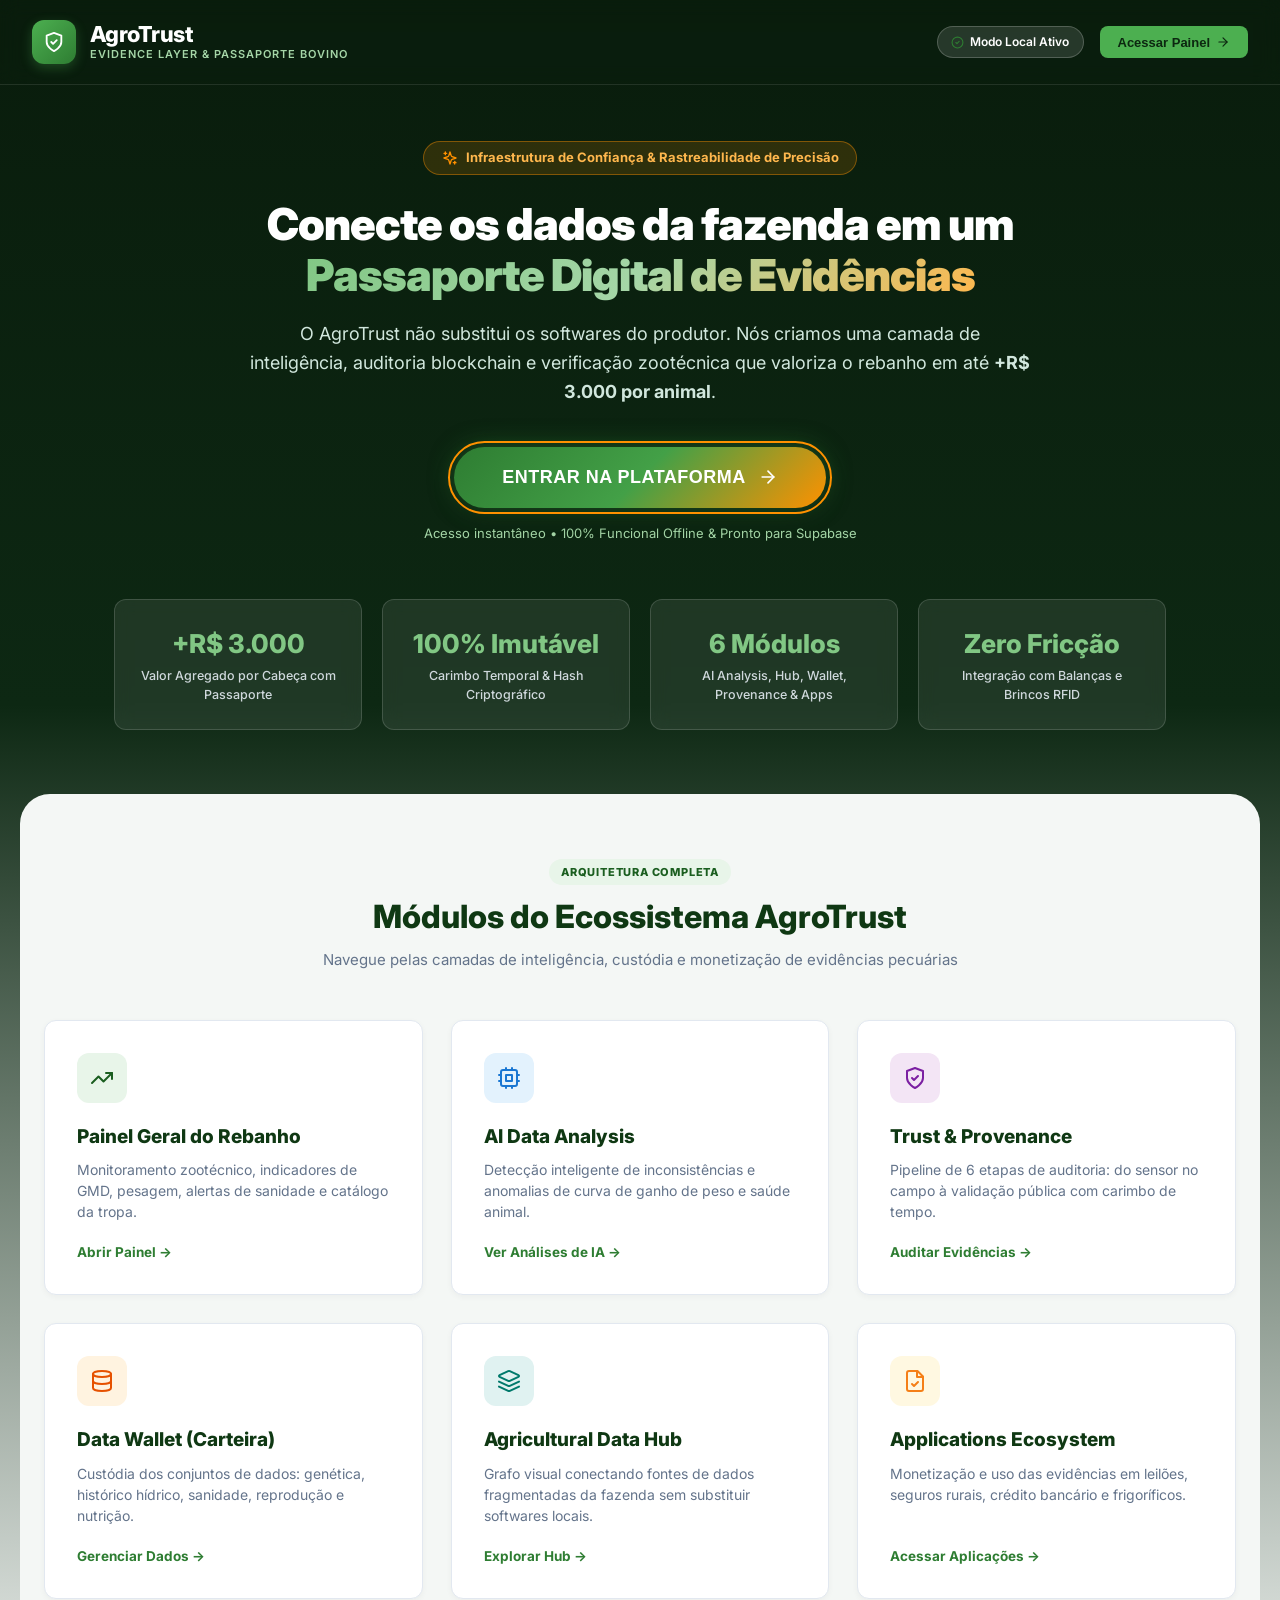
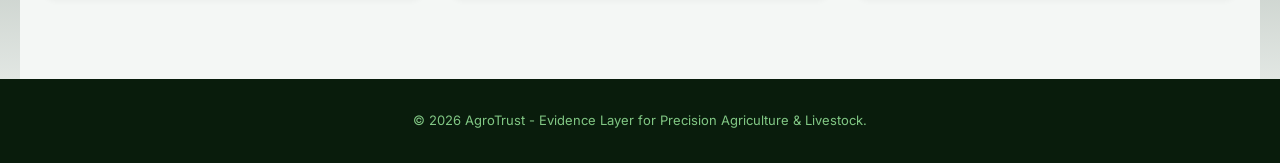
<file: index.html>
<!doctype html>
<html lang="pt-BR">
  <head>
    <meta charset="UTF-8" />
    <link rel="icon" type="image/svg+xml" href="data:image/svg+xml,<svg xmlns='http://www.w3.org/2000/svg' viewBox='0 0 100 100'><text y='.9em' font-size='90'>🌿</text></svg>" />
    <meta name="viewport" content="width=device-width, initial-scale=1.0" />
    <title>AgroTrust - Dashboard & Passaporte Bovino</title>
    <link rel="preconnect" href="https://fonts.googleapis.com">
    <link rel="preconnect" href="https://fonts.gstatic.com" crossorigin>
    <link href="https://fonts.googleapis.com/css2?family=Inter:wght@400;500;600;700;800&display=swap" rel="stylesheet">
    <script type="module" crossorigin src="./assets/index-TIY2YUdd.js"></script>
    <link rel="stylesheet" crossorigin href="./assets/index-u2aFEpiL.css">
  </head>
  <body>
    <div id="root"></div>
  </body>
</html>
</file>
<file: assets/index-u2aFEpiL.css>
@import"https://fonts.googleapis.com/css2?family=Inter:wght@300;400;500;600;700;800;900&family=JetBrains+Mono:wght@400;600;700&display=swap";:root{--primary-dark: #0f3813;--primary-medium: #1b5e20;--primary-green: #2e7d32;--primary-light: #4caf50;--primary-bg: #e8f5e9;--primary-border: #c8e6c9;--orange-dark: #e65100;--orange-medium: #ff6f00;--orange-light: #ff9100;--orange-bg: #fff3e0;--orange-border: #ffe0b2;--blue-dark: #0d47a1;--blue-medium: #1976d2;--blue-light: #42a5f5;--blue-bg: #e3f2fd;--red-alert: #d32f2f;--red-bg: #ffebee;--yellow-warn: #fbc02d;--yellow-bg: #fffde7;--bg-main: #f4f7f5;--bg-card: #ffffff;--sidebar-bg: #0c2710;--sidebar-hover: #153c1b;--border-color: #e2e8f0;--text-main: #0f172a;--text-muted: #64748b;--shadow-sm: 0 2px 6px rgba(0, 0, 0, .04);--shadow-md: 0 4px 14px rgba(0, 0, 0, .06);--shadow-lg: 0 12px 28px rgba(15, 56, 19, .12);--radius-sm: 8px;--radius-md: 12px;--radius-lg: 16px}*{margin:0;padding:0;box-sizing:border-box}body{font-family:Inter,-apple-system,BlinkMacSystemFont,Segoe UI,Roboto,sans-serif;background-color:var(--bg-main);color:var(--text-main);line-height:1.5;min-height:100vh}.landing-wrapper{min-height:100vh;background:linear-gradient(180deg,#091c0c,#0d2813 40%,#f4f7f5);color:#fff}.landing-nav{padding:1.25rem 2rem;border-bottom:1px solid rgba(255,255,255,.1);-webkit-backdrop-filter:blur(10px);backdrop-filter:blur(10px);position:sticky;top:0;z-index:100}.landing-nav-container{max-width:1280px;margin:0 auto;display:flex;justify-content:space-between;align-items:center}.landing-logo{display:flex;align-items:center;gap:.85rem}.landing-logo-badge{width:44px;height:44px;background:linear-gradient(135deg,var(--primary-light),var(--primary-green));border-radius:12px;display:flex;align-items:center;justify-content:center;font-size:22px;box-shadow:0 4px 12px #4caf504d}.landing-logo h2{font-size:22px;font-weight:800;letter-spacing:-.5px;line-height:1.1;color:#fff}.landing-logo p{font-size:11px;color:#a5d6a7;text-transform:uppercase;letter-spacing:1px;font-weight:600}.landing-nav-meta{display:flex;align-items:center;gap:1rem}.system-pill{font-size:12px;background:#ffffff1f;padding:.35rem .85rem;border-radius:20px;border:1px solid rgba(255,255,255,.2);font-weight:600}.btn-landing-cta-mini{background:var(--primary-light);color:#0c2710;border:none;padding:.55rem 1.1rem;border-radius:var(--radius-sm);font-weight:700;font-size:13px;cursor:pointer;display:flex;align-items:center;gap:.4rem;transition:all .2s}.btn-landing-cta-mini:hover{background:#fff;transform:translateY(-2px)}.landing-hero{max-width:1000px;margin:3.5rem auto 2.5rem;padding:0 1.5rem;text-align:center}.hero-tag{display:inline-flex;align-items:center;gap:.5rem;background:#ff910026;border:1px solid rgba(255,145,0,.4);padding:.4rem 1.1rem;border-radius:30px;font-size:13px;font-weight:700;color:#ffb74d;margin-bottom:1.5rem}.hero-title{font-size:44px;font-weight:900;line-height:1.15;letter-spacing:-1px;margin-bottom:1.25rem;color:#fff}.highlight-text{background:linear-gradient(135deg,#81c784,#a5d6a7,#ffb74d);-webkit-background-clip:text;-webkit-text-fill-color:transparent}.hero-description{font-size:18px;color:#d1e7dd;max-width:780px;margin:0 auto 2.5rem;line-height:1.6}.hero-cta-group{display:flex;flex-direction:column;align-items:center;gap:1rem;margin-bottom:3.5rem}.btn-pulse-enter{position:relative;background:linear-gradient(135deg,#2e7d32,#43a047,#ff9100);color:#fff;border:none;padding:1.25rem 3rem;font-size:18px;font-weight:800;letter-spacing:.5px;border-radius:50px;cursor:pointer;box-shadow:0 0 25px #2e7d3299,0 8px 20px #0000004d;transition:all .3s ease}.btn-pulse-enter:hover{transform:translateY(-4px) scale(1.03);box-shadow:0 0 35px #ff9100cc,0 12px 28px #0006}.pulse-ring{position:absolute;top:-6px;left:-6px;right:-6px;bottom:-6px;border:2px solid #ff9100;border-radius:56px;animation:pulseAnimation 2s infinite cubic-bezier(.4,0,.6,1);pointer-events:none}@keyframes pulseAnimation{0%{transform:scale(.95);opacity:.9}50%{transform:scale(1.1);opacity:.3}to{transform:scale(1.2);opacity:0}}.pulse-button-text{display:flex;align-items:center;gap:.75rem;position:relative;z-index:2}.hero-subtext{font-size:13px;color:#a5d6a7}.landing-metrics-strip{max-width:1100px;margin:0 auto 4rem;padding:0 1.5rem;display:grid;grid-template-columns:repeat(4,1fr);gap:1.25rem}.metric-box{background:#ffffff14;border:1px solid rgba(255,255,255,.15);border-radius:var(--radius-md);padding:1.5rem;text-align:center;-webkit-backdrop-filter:blur(8px);backdrop-filter:blur(8px)}.metric-box h3{font-size:26px;font-weight:800;color:#81c784;margin-bottom:.25rem}.metric-box p{font-size:12.5px;color:#cfd8dc;font-weight:500}.landing-features{max-width:1240px;margin:0 auto;padding:4rem 1.5rem 5rem;background:var(--bg-main);color:var(--text-main);border-radius:30px 30px 0 0}.section-title-wrap{text-align:center;margin-bottom:3rem}.section-title-wrap h2{font-size:32px;font-weight:800;color:var(--primary-dark);margin-top:.5rem;margin-bottom:.5rem}.section-title-wrap p{font-size:15px;color:var(--text-muted)}.features-grid{display:grid;grid-template-columns:repeat(auto-fit,minmax(340px,1fr));gap:1.75rem}.feature-card{background:#fff;border-radius:var(--radius-md);padding:2rem;border:1px solid var(--border-color);box-shadow:var(--shadow-sm);cursor:pointer;transition:all .3s cubic-bezier(.16,1,.3,1);display:flex;flex-direction:column}.feature-card:hover{transform:translateY(-6px);box-shadow:var(--shadow-lg);border-color:var(--primary-border)}.feature-icon{width:50px;height:50px;border-radius:12px;display:flex;align-items:center;justify-content:center;margin-bottom:1.25rem}.feature-card h3{font-size:19px;font-weight:800;color:var(--primary-dark);margin-bottom:.5rem}.feature-card p{font-size:14px;color:var(--text-muted);line-height:1.5;margin-bottom:1.25rem;flex:1}.feature-link{font-size:13.5px;font-weight:700;color:var(--primary-green);display:inline-flex;align-items:center;gap:.3rem}.landing-footer{text-align:center;padding:2rem;background:#091c0c;color:#81c784;font-size:13px}.app-shell{display:flex;min-height:100vh}.app-sidebar{width:270px;background:var(--sidebar-bg);color:#fff;display:flex;flex-direction:column;border-right:1px solid rgba(255,255,255,.08);flex-shrink:0;position:sticky;top:0;height:100vh;overflow-y:auto}.sidebar-brand{padding:1.25rem 1.5rem;border-bottom:1px solid rgba(255,255,255,.08)}.sidebar-brand-link{display:flex;align-items:center;gap:.75rem;text-decoration:none;color:#fff}.sidebar-logo-icon{width:38px;height:38px;background:var(--primary-green);border-radius:10px;display:flex;align-items:center;justify-content:center;font-size:18px}.sidebar-brand-text{display:flex;flex-direction:column}.brand-name{font-size:18px;font-weight:800;color:#fff;line-height:1.1}.brand-tag{font-size:10.5px;color:#81c784;text-transform:uppercase;letter-spacing:.8px;font-weight:600}.sidebar-status-box{margin:1rem 1.25rem .5rem;padding:.65rem .85rem;background:#ffffff0d;border:1px solid rgba(255,255,255,.1);border-radius:var(--radius-sm);display:flex;align-items:center;gap:.65rem}.status-indicator-dot{width:8px;height:8px;background:#4caf50;border-radius:50%;box-shadow:0 0 8px #4caf50}.status-text{display:flex;flex-direction:column}.status-text strong{font-size:11px;color:#e2e8f0}.status-text span{font-size:10px;color:#94a3b8}.sidebar-nav{padding:1rem .85rem;display:flex;flex-direction:column;gap:.25rem;flex:1}.nav-section-title{font-size:10px;font-weight:800;color:#64748b;letter-spacing:.8px;padding:.85rem .65rem .35rem}.sidebar-nav-item{display:flex;align-items:center;gap:.75rem;padding:.65rem .85rem;color:#cbd5e1;text-decoration:none;font-size:13px;font-weight:600;border-radius:var(--radius-sm);transition:all .2s;border:none;background:transparent;width:100%;text-align:left;cursor:pointer}.sidebar-nav-item:hover{background:var(--sidebar-hover);color:#fff}.sidebar-nav-item.active{background:linear-gradient(90deg,#1b5e20,#2e7d32);color:#fff;box-shadow:0 2px 8px #0003}.sidebar-badge-new{margin-left:auto;font-size:10px;background:#ff9100;color:#000;padding:.15rem .45rem;border-radius:10px;font-weight:800}.sidebar-footer{padding:1rem 1.25rem;border-top:1px solid rgba(255,255,255,.08);display:flex;align-items:center;justify-content:space-between}.sidebar-user-card{display:flex;align-items:center;gap:.65rem}.user-initials{width:32px;height:32px;background:#2e7d32;border-radius:50%;display:flex;align-items:center;justify-content:center;font-size:12px;font-weight:800;color:#fff}.user-details{display:flex;flex-direction:column}.user-name{font-size:12.5px;font-weight:700;color:#fff}.user-role{font-size:10.5px;color:#81c784}.sidebar-exit-btn{color:#94a3b8;padding:.4rem;border-radius:6px;transition:all .2s}.sidebar-exit-btn:hover{color:#ff5252;background:#ffffff1a}.app-main-content{flex:1;display:flex;flex-direction:column;min-width:0}.app-topheader{background:#fff;padding:.85rem 2rem;border-bottom:1px solid var(--border-color);display:flex;justify-content:space-between;align-items:center;position:sticky;top:0;z-index:50;gap:1rem;flex-wrap:wrap}.topheader-titles h1{font-size:19px;font-weight:800;color:var(--primary-dark);line-height:1.2}.topheader-titles p{font-size:12px;color:var(--text-muted)}.topheader-center-mode{display:flex;align-items:center}.mode-selector-pill{display:flex;background:#f1f5f9;border-radius:30px;padding:.25rem;border:1px solid var(--border-color)}.mode-btn{border:none;background:transparent;padding:.45rem 1rem;border-radius:20px;font-size:12.5px;font-weight:700;color:var(--text-muted);cursor:pointer;transition:all .2s ease;display:flex;align-items:center;gap:.4rem}.mode-btn:hover{color:var(--text-main)}.mode-btn.active{background:var(--primary-green);color:#fff;box-shadow:0 2px 8px #2e7d3240}.topheader-actions{display:flex;align-items:center;gap:.75rem}.connection-pill{font-size:12px;padding:.35rem .75rem;border-radius:20px;font-weight:700;display:flex;align-items:center;gap:.4rem}.connection-pill.online{background:#e8f5e9;color:#2e7d32;border:1px solid #c8e6c9}.connection-pill.offline{background:#fff3e0;color:#e65100;border:1px solid #ffe0b2}.btn-header-secondary{background:#f8fafc;border:1px solid var(--border-color);padding:.5rem .9rem;border-radius:var(--radius-sm);font-size:12.5px;font-weight:700;color:var(--text-main);display:flex;align-items:center;gap:.4rem;cursor:pointer}.btn-header-secondary:hover{background:#e2e8f0}.btn-header-primary{background:var(--primary-green);color:#fff;border:none;padding:.5rem 1rem;border-radius:var(--radius-sm);font-size:12.5px;font-weight:700;display:flex;align-items:center;gap:.4rem;cursor:pointer;box-shadow:0 2px 6px #2e7d3233}.btn-header-primary:hover{background:var(--primary-dark)}.app-page-body{padding:1.75rem;flex:1}.subpage-container{max-width:1280px;margin:0 auto}.module-banner{color:#fff;padding:1.75rem 2rem;border-radius:var(--radius-lg);margin-bottom:2rem;box-shadow:var(--shadow-md);display:flex;justify-content:space-between;align-items:center;flex-wrap:wrap;gap:1.5rem}.module-banner.corte{background:linear-gradient(135deg,#b71c1c,#880e4f)}.module-banner.leite{background:linear-gradient(135deg,#0288d1,#01579b)}.module-banner-text h2{font-size:22px;font-weight:800;margin-top:.35rem;margin-bottom:.25rem}.module-banner-text p{font-size:13px;opacity:.9;max-width:640px}.module-banner-stats{display:flex;gap:1rem}.mb-stat{background:#ffffff26;border:1px solid rgba(255,255,255,.25);border-radius:var(--radius-md);padding:.75rem 1.25rem;text-align:center;-webkit-backdrop-filter:blur(8px);backdrop-filter:blur(8px)}.mb-stat .val{font-size:24px;font-weight:900;display:block}.mb-stat .lbl{font-size:11px;color:#e2e8f0;font-weight:600}.weather-alert-strip{background:#fff;border-radius:var(--radius-md);padding:1rem 1.5rem;border:1px solid var(--border-color);margin-bottom:1.5rem;display:flex;justify-content:space-between;align-items:center;flex-wrap:wrap;gap:1rem}.weather-item{display:flex;align-items:center;gap:.75rem;font-size:13px}.weather-item strong{display:block;color:var(--text-main)}.weather-item span{color:var(--text-muted)}.weather-item.itu-box{background:#e8f5e9;padding:.5rem 1rem;border-radius:var(--radius-sm);border:1px solid #c8e6c9}.weather-item.itu-box strong{color:#1b5e20}.quick-access-banner{display:grid;grid-template-columns:repeat(auto-fit,minmax(180px,1fr));gap:1rem;margin-bottom:2rem}.qa-item{background:#fff;border:1px solid var(--border-color);border-radius:var(--radius-sm);padding:1rem;cursor:pointer;transition:all .2s;box-shadow:var(--shadow-sm)}.qa-item:hover{transform:translateY(-3px);border-color:var(--primary-green);box-shadow:var(--shadow-md)}.qa-item span{font-size:13.5px;font-weight:800;color:var(--primary-dark);display:block;margin-bottom:.2rem}.qa-item small{font-size:11.5px;color:var(--text-muted)}.corte-grid{display:grid;grid-template-columns:1fr 1fr;gap:1.75rem;margin-bottom:2rem}.corte-card{background:#fff;border-radius:var(--radius-md);padding:1.75rem;border:1px solid var(--border-color);box-shadow:var(--shadow-sm)}.corte-table-card{background:#fff;border-radius:var(--radius-md);padding:1.75rem;border:1px solid var(--border-color);box-shadow:var(--shadow-sm);margin-bottom:2.5rem}.sim-controls{display:flex;flex-direction:column;gap:1.25rem;margin-bottom:1.5rem}.sim-field label{display:flex;justify-content:space-between;font-size:13px;color:var(--text-main);margin-bottom:.4rem}.sim-field input[type=range]{width:100%;accent-color:var(--primary-green)}.sim-results-grid{display:grid;grid-template-columns:repeat(3,1fr);gap:1rem}.sim-result-card{background:#f8fafc;border:1px solid var(--border-color);padding:1rem;border-radius:var(--radius-sm);text-align:center}.sim-result-card.highlight{background:#e8f5e9;border-color:#a5d6a7}.sim-result-card span{font-size:11px;text-transform:uppercase;color:var(--text-muted);font-weight:700;display:block;margin-bottom:.35rem}.sim-result-card strong{font-size:17px;color:var(--text-main)}.lotes-list{display:flex;flex-direction:column;gap:.85rem}.lote-item{padding:.85rem 1rem;background:#f8fafc;border:1px solid var(--border-color);border-radius:var(--radius-sm);display:flex;justify-content:space-between;align-items:center}.lote-item strong{font-size:13.5px;color:var(--primary-dark)}.lote-item p{font-size:11.5px;color:var(--text-muted);margin-top:.15rem}.lote-badge-meta{display:flex;flex-direction:column;align-items:flex-end;gap:.3rem}.lote-count{font-size:11.5px;color:#64748b;font-weight:600}.tanque-status-box{background:#f8fafc;border:1px solid var(--border-color);border-radius:var(--radius-sm);padding:1.25rem;display:flex;flex-direction:column;gap:.75rem}.tanque-metric{display:flex;justify-content:space-between;align-items:center;font-size:13px}.tanque-metric span{color:var(--text-muted)}.tasks-grid{display:grid;grid-template-columns:repeat(auto-fill,minmax(260px,1fr));gap:1.25rem}.task-item-box{padding:1.25rem;border:1px solid var(--border-color);border-radius:var(--radius-md);cursor:pointer;transition:all .2s;display:flex;flex-direction:column;justify-content:space-between}.task-item-box:hover{transform:translateY(-2px);box-shadow:var(--shadow-sm)}.task-top{display:flex;justify-content:space-between;align-items:center;margin-bottom:.75rem}.task-setor{font-size:11px;text-transform:uppercase;font-weight:800;color:var(--text-muted)}.task-item-box h4{font-size:14px;font-weight:800;color:var(--text-main);margin-bottom:1rem}.task-bottom{display:flex;justify-content:space-between;align-items:center;font-size:11.5px;border-top:1px solid #e2e8f0;padding-top:.5rem}.stats-grid{display:grid;grid-template-columns:repeat(auto-fit,minmax(240px,1fr));gap:1.25rem;margin-bottom:2rem}.stat-card{background:#fff;border-radius:var(--radius-md);padding:1.25rem 1.5rem;display:flex;gap:1.15rem;align-items:center;box-shadow:var(--shadow-sm);border:1px solid var(--border-color);transition:all .25s ease;cursor:pointer}.stat-card:hover{transform:translateY(-3px);box-shadow:var(--shadow-md);border-color:var(--primary-border)}.stat-icon{width:54px;height:54px;border-radius:var(--radius-md);display:flex;align-items:center;justify-content:center;flex-shrink:0}.stat-info h3{font-size:24px;font-weight:800;color:var(--primary-dark);line-height:1.1;margin-bottom:.2rem}.stat-info p{font-size:12.5px;color:var(--text-muted);font-weight:600}.alerts-section{background:#fff;border-radius:var(--radius-md);padding:1.35rem 1.5rem;margin-bottom:2rem;box-shadow:var(--shadow-sm);border:1px solid #ffcdd2}.alerts-header{display:flex;justify-content:space-between;align-items:center;margin-bottom:1rem}.alerts-header h2{font-size:17px;font-weight:700;color:var(--red-alert);display:flex;align-items:center;gap:.5rem}.alert-counter{background:var(--red-alert);color:#fff;padding:.15rem .6rem;border-radius:12px;font-size:11px;font-weight:800}.alerts-list{display:flex;flex-direction:column;gap:.65rem}.alert-item{padding:.9rem 1.1rem;background:var(--red-bg);border-left:4px solid var(--red-alert);border-radius:var(--radius-sm);display:flex;align-items:center;justify-content:space-between;gap:1rem;transition:all .2s}.alert-item-content{display:flex;align-items:center;gap:.75rem;font-size:14px}.alert-item strong{color:#b71c1c;font-weight:700}.alert-time{font-size:12px;color:#888;white-space:nowrap}.btn-alert-action{background:#fff;border:1px solid #ef9a9a;color:var(--red-alert);padding:.35rem .75rem;border-radius:6px;font-size:12px;font-weight:600;cursor:pointer;transition:all .2s}.btn-alert-action:hover{background:var(--red-alert);color:#fff}.section-header{display:flex;justify-content:space-between;align-items:center;margin-bottom:1.25rem;flex-wrap:wrap;gap:1rem}.section-header h2{color:var(--primary-dark);font-size:20px;font-weight:800;display:flex;align-items:center;gap:.5rem}.filter-bar{display:flex;align-items:center;gap:.75rem;flex-wrap:wrap}.search-input-box{position:relative;min-width:260px}.search-input-box input{width:100%;padding:.6rem .9rem .6rem 2.25rem;border:1px solid var(--border-color);border-radius:var(--radius-sm);font-size:13px;background:#fff;outline:none}.search-input-box input:focus{border-color:var(--primary-green);box-shadow:0 0 0 3px #2e7d3226}.search-input-box svg{position:absolute;left:.75rem;top:50%;transform:translateY(-50%);color:var(--text-muted)}.filter-select{padding:.6rem .9rem;border:1px solid var(--border-color);border-radius:var(--radius-sm);font-size:13px;background:#fff;color:var(--text-main);outline:none;cursor:pointer}.animals-grid{display:grid;grid-template-columns:repeat(auto-fill,minmax(300px,1fr));gap:1.5rem;margin-bottom:2.5rem}.animal-card{background:#fff;border-radius:var(--radius-md);overflow:hidden;box-shadow:var(--shadow-sm);border:1px solid var(--border-color);transition:all .3s cubic-bezier(.16,1,.3,1);cursor:pointer;display:flex;flex-direction:column}.animal-card:hover{transform:translateY(-6px);box-shadow:var(--shadow-lg);border-color:var(--primary-border)}.card-header{background:linear-gradient(135deg,#e8f5e9,#c8e6c9);padding:1.25rem 1.4rem;display:flex;justify-content:space-between;align-items:center;border-bottom:1px solid #c8e6c9}.card-header h3{font-size:18px;font-weight:800;color:var(--primary-dark);margin:0}.card-header .id-tag{font-size:11px;background:#1b5e201a;color:var(--primary-dark);padding:.15rem .5rem;border-radius:4px;font-weight:700}.badge{display:inline-flex;align-items:center;gap:.35rem;background:#fff;padding:.4rem .85rem;border-radius:20px;font-size:11px;font-weight:700;box-shadow:0 1px 4px #00000014}.badge.saudavel{color:var(--primary-green);background:#fff;border:1px solid #a5d6a7}.badge.alerta{color:#c62828;background:#ffebee;border:1px solid #ef9a9a}.card-body{padding:1.25rem 1.4rem;flex:1}.info-row{display:flex;justify-content:space-between;align-items:center;margin-bottom:.75rem;font-size:13.5px}.info-row:last-child{margin-bottom:0;padding-top:.75rem;border-top:1px dashed #e2e8f0}.info-row span{color:var(--text-muted);font-weight:500}.info-row strong{color:var(--primary-dark);font-weight:700}.card-action{margin:0 1.4rem 1.25rem;padding:.75rem 1rem;background:var(--primary-green);color:#fff;border:none;border-radius:var(--radius-sm);cursor:pointer;display:flex;align-items:center;justify-content:center;gap:.5rem;font-weight:700;font-size:13px;transition:all .2s ease}.card-action:hover{background:var(--primary-dark);transform:translateY(-1px)}.detailed-table-container{background:#fff;border-radius:var(--radius-md);padding:1.5rem;box-shadow:var(--shadow-sm);border:1px solid var(--border-color);margin-bottom:3rem;overflow-x:auto}.detailed-table{width:100%;border-collapse:collapse;text-align:left}.detailed-table th{background:#f8fafc;padding:.85rem 1rem;font-size:12px;font-weight:700;text-transform:uppercase;color:var(--text-muted);border-bottom:2px solid var(--border-color);letter-spacing:.5px}.detailed-table td{padding:1rem;font-size:13.5px;border-bottom:1px solid #f1f5f9;vertical-align:middle}.detailed-table tr:hover td{background-color:#f8faf9}.btn-table-action{background:var(--primary-bg);color:var(--primary-dark);border:1px solid var(--primary-border);padding:.45rem .9rem;border-radius:6px;font-size:12px;font-weight:700;cursor:pointer;display:inline-flex;align-items:center;gap:.4rem;transition:all .2s}.btn-table-action:hover{background:var(--primary-green);color:#fff}.modal-overlay{position:fixed;top:0;left:0;right:0;bottom:0;background:#000000a6;-webkit-backdrop-filter:blur(4px);backdrop-filter:blur(4px);display:flex;align-items:center;justify-content:center;z-index:1000;padding:1.25rem}.modal-card{background:#fff;width:100%;max-width:540px;border-radius:var(--radius-lg);overflow:hidden;box-shadow:0 20px 40px #00000040;animation:modalFadeIn .25s ease-out}@keyframes modalFadeIn{0%{opacity:0;transform:scale(.95)}to{opacity:1;transform:scale(1)}}.modal-header{background:linear-gradient(135deg,var(--primary-dark) 0%,var(--primary-green) 100%);color:#fff;padding:1.25rem 1.5rem;display:flex;justify-content:space-between;align-items:center}.modal-header h3{font-size:18px;font-weight:700;display:flex;align-items:center;gap:.5rem}.btn-close-modal{background:#fff3;border:none;color:#fff;width:32px;height:32px;border-radius:50%;cursor:pointer;display:flex;align-items:center;justify-content:center}.modal-body{padding:1.5rem}.form-group{margin-bottom:1.15rem}.form-group label{display:block;font-size:12px;font-weight:700;color:var(--text-main);margin-bottom:.35rem;text-transform:uppercase}.form-group input,.form-group select{width:100%;padding:.65rem .9rem;border:1px solid var(--border-color);border-radius:var(--radius-sm);font-size:14px;outline:none}.form-group input:focus,.form-group select:focus{border-color:var(--primary-green);box-shadow:0 0 0 3px #2e7d3226}.form-row{display:grid;grid-template-columns:1fr 1fr;gap:1rem}.modal-footer{padding:1rem 1.5rem;background:#f8fafc;border-top:1px solid var(--border-color);display:flex;justify-content:flex-end;gap:.75rem}.btn-primary{background:var(--primary-green);color:#fff;padding:.65rem 1.35rem;border:none;border-radius:var(--radius-sm);cursor:pointer;font-weight:700;font-size:13.5px;display:inline-flex;align-items:center;gap:.5rem;transition:all .2s;box-shadow:0 2px 6px #2e7d3233}.btn-primary:hover{background:var(--primary-dark);transform:translateY(-1px)}.btn-secondary{background:#fff;color:var(--text-main);border:1px solid var(--border-color);padding:.65rem 1.25rem;border-radius:var(--radius-sm);cursor:pointer;font-weight:600;font-size:13.5px;transition:all .2s}.btn-secondary:hover{background:#f1f5f9}.qr-scanner-box{background:#0f172a;border-radius:var(--radius-md);padding:2rem 1rem;text-align:center;color:#fff;border:2px dashed #4caf50;position:relative;overflow:hidden;margin-bottom:1.25rem}.scanner-beam{position:absolute;left:0;right:0;height:2px;background:#4caf50;box-shadow:0 0 10px #4caf50,0 0 20px #4caf50;animation:scanMove 2s infinite ease-in-out}@keyframes scanMove{0%{top:10%}50%{top:90%}to{top:10%}}.qr-select-list{display:flex;flex-direction:column;gap:.5rem}.qr-item-button{background:#f8fafc;border:1px solid var(--border-color);padding:.75rem 1rem;border-radius:var(--radius-sm);text-align:left;cursor:pointer;display:flex;justify-content:space-between;align-items:center;transition:all .2s}.qr-item-button:hover{background:#e8f5e9;border-color:var(--primary-green)}.loading-screen{min-height:100vh;display:flex;flex-direction:column;align-items:center;justify-content:center;gap:1.5rem;background:linear-gradient(135deg,#091c0c,#1b5e20);color:#fff}.spinner{width:50px;height:50px;border:4px solid rgba(255,255,255,.2);border-top-color:#fff;border-radius:50%;animation:spin .8s linear infinite}@keyframes spin{to{transform:rotate(360deg)}}.badge-pill{font-size:11px;font-weight:800;letter-spacing:.8px;background:#e8f5e9;color:#1b5e20;padding:.3rem .75rem;border-radius:20px;display:inline-block;text-transform:uppercase}.mobile-menu-btn{display:none;background:#ffffff14;border:1px solid rgba(255,255,255,.18);color:#fff;border-radius:6px;padding:6px;cursor:pointer;align-items:center;justify-content:center}.sidebar-close-btn{display:none;background:transparent;border:none;color:#94a3b8;cursor:pointer;padding:4px}.sidebar-close-btn:hover{color:#fff}.sidebar-backdrop{display:none}@media (max-width: 900px){.mobile-menu-btn,.sidebar-close-btn{display:inline-flex}.app-shell{flex-direction:column}.app-sidebar{position:fixed!important;top:0!important;left:-320px!important;width:280px!important;height:100vh!important;z-index:1000!important;transition:left .3s cubic-bezier(.4,0,.2,1)!important;box-shadow:4px 0 24px #0009!important;display:flex!important;flex-direction:column!important;overflow-y:auto!important}.app-sidebar.drawer-open{left:0!important}.sidebar-backdrop{display:none;position:fixed;top:0;left:0;width:100vw;height:100vh;background:#000000a6;-webkit-backdrop-filter:blur(2px);backdrop-filter:blur(2px);z-index:999}.sidebar-backdrop.active{display:block}.corte-grid,.sim-results-grid{grid-template-columns:1fr}.landing-metrics-strip{grid-template-columns:1fr 1fr}}@media (max-width: 600px){html,body{overflow-x:hidden!important;width:100%!important;max-width:100vw!important}.app-shell{width:100%!important;max-width:100vw!important;overflow-x:hidden!important}.app-main-content{width:100%!important;max-width:100vw!important;padding:.75rem!important;box-sizing:border-box!important;overflow-x:hidden!important}.app-topheader{padding:.6rem .8rem!important;gap:.5rem!important;flex-direction:column!important;align-items:stretch!important;max-width:100vw!important;box-sizing:border-box!important}.topheader-titles h1{font-size:1.15rem!important}.topheader-actions{display:flex!important;flex-wrap:wrap!important;gap:.4rem!important}.topheader-actions button,.topheader-actions div{font-size:12px!important;padding:.4rem .6rem!important}.hero-title{font-size:24px!important}.landing-metrics-strip,.stats-grid,.passport-grid{grid-template-columns:1fr!important}.topheader-center-mode{width:100%!important;justify-content:center!important}.btn-pulse-enter{padding:.9rem 1.4rem!important;font-size:14px!important}.detailed-table-container{padding:.6rem!important;max-width:100%!important;box-sizing:border-box!important;overflow-x:auto!important}.qr-section{flex-direction:column!important;text-align:center!important}}
</file>
